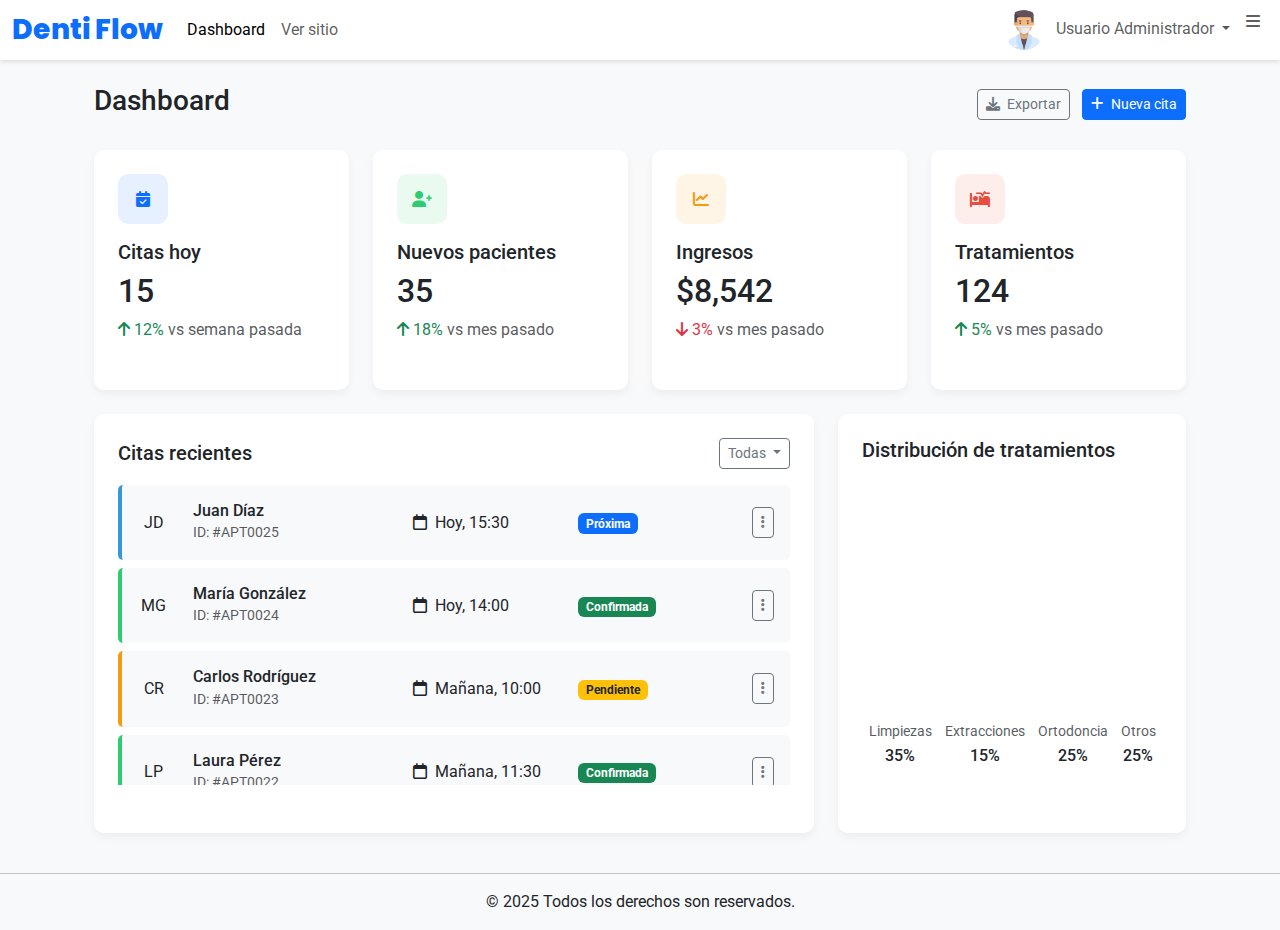
<file: admin.html>
<!DOCTYPE html>
<html lang="en">

<head>
    <meta charset="UTF-8">
    <meta http-equiv="X-UA-Compatible" content="IE=edge">
    <meta name="viewport" content="width=device-width, initial-scale=1.0">
    <title>DentiFlow - Panel de Administración</title>
    <link rel="shortcut icon" href="./favicon.svg" type="image/svg+xml">
    <link href="https://cdn.jsdelivr.net/npm/bootstrap@5.3.0-alpha1/dist/css/bootstrap.min.css" rel="stylesheet">
    <link rel="stylesheet" href="https://cdnjs.cloudflare.com/ajax/libs/font-awesome/6.0.0/css/all.min.css">
    <link
        href="https://fonts.googleapis.com/css2?family=Poppins:wght@600;700;800&family=Roboto:wght@400;500;600&display=swap"
        rel="stylesheet">
    <link rel="stylesheet" href="./assets/css/admin.css">
</head>

<body>
    <nav class="navbar admin-navbar navbar-expand-lg navbar-light">
        <div class="container-fluid">
            <a class="navbar-brand" href="index.html">Denti Flow</a>

            <button class="navbar-toggler" type="button" data-bs-toggle="collapse" data-bs-target="#navbarNav">
                <span class="navbar-toggler-icon"></span>
            </button>

            <div class="collapse navbar-collapse" id="navbarNav">
                <ul class="navbar-nav me-auto">
                    <li class="nav-item">
                        <a class="nav-link active" href="admin.html">Dashboard</a>
                    </li>
                    <li class="nav-item">
                        <a class="nav-link" href="index.html">Ver sitio</a>
                    </li>
                </ul>

                <ul class="navbar-nav">
                    <li class="nav-item dropdown">
                        <a class="nav-link dropdown-toggle" href="#" id="navbarDropdown" role="button"
                            data-bs-toggle="dropdown">
                            <img src="./assets/images/user.png" alt="Usuario" class="user-avatar me-2">
                            <span>Usuario Administrador</span>
                        </a>
                        <ul class="dropdown-menu dropdown-menu-end">
                            <li><a class="dropdown-item" href="#"><i class="fas fa-user me-2"></i>Mi perfil</a></li>
                            <li><a class="dropdown-item" href="#"><i class="fas fa-cog me-2"></i>Configuración</a></li>
                            <li>
                                <hr class="dropdown-divider">
                            </li>
                            <li><a class="dropdown-item" href="login.html"><i
                                        class="fas fa-sign-out-alt me-2"></i>Cerrar sesión</a></li>
                        </ul>
                    </li>
                    <li class="nav-item">
                        <a class="nav-link sidebar-toggle" id="sidebarToggle">
                            <i class="fas fa-bars"></i>
                        </a>
                    </li>
                </ul>
            </div>
        </div>
    </nav>
    <main>
        <section>
            <div class="container">
                <div class="w-100" id="mainContent">
                    <div class="container-fluid">
                        <div class="d-flex justify-content-between align-items-center mb-4 mt-4">
                            <h1 class="h3">Dashboard</h1>
                            <div>
                                <button class="btn btn-sm btn-outline-secondary me-2">
                                    <i class="fas fa-download me-1"></i> Exportar
                                </button>
                                <button class="btn btn-sm btn-primary">
                                    <i class="fas fa-plus me-1"></i> Nueva cita
                                </button>
                            </div>
                        </div>

                        <div class="row">
                            <div class="col-md-6 col-xl-3 mb-4">
                                <div class="dashboard-card">
                                    <div class="d-flex justify-content-between align-items-start">
                                        <div>
                                            <div class="dashboard-card-icon bg-soft-primary">
                                                <i class="fas fa-calendar-check"></i>
                                            </div>
                                            <h5 class="mt-2 mb-0">Citas hoy</h5>
                                            <h2 class="my-2">15</h2>
                                            <p class="text-muted mb-0"><span class="text-success"><i
                                                        class="fas fa-arrow-up me-1"></i>12%</span> vs semana pasada</p>
                                        </div>
                                    </div>
                                </div>
                            </div>

                            <div class="col-md-6 col-xl-3 mb-4">
                                <div class="dashboard-card">
                                    <div class="d-flex justify-content-between align-items-start">
                                        <div>
                                            <div class="dashboard-card-icon bg-soft-success">
                                                <i class="fas fa-user-plus"></i>
                                            </div>
                                            <h5 class="mt-2 mb-0">Nuevos pacientes</h5>
                                            <h2 class="my-2">35</h2>
                                            <p class="text-muted mb-0"><span class="text-success"><i
                                                        class="fas fa-arrow-up me-1"></i>18%</span> vs mes pasado</p>
                                        </div>
                                    </div>
                                </div>
                            </div>

                            <div class="col-md-6 col-xl-3 mb-4">
                                <div class="dashboard-card">
                                    <div class="d-flex justify-content-between align-items-start">
                                        <div>
                                            <div class="dashboard-card-icon bg-soft-warning">
                                                <i class="fas fa-chart-line"></i>
                                            </div>
                                            <h5 class="mt-2 mb-0">Ingresos</h5>
                                            <h2 class="my-2">$8,542</h2>
                                            <p class="text-muted mb-0"><span class="text-danger"><i
                                                        class="fas fa-arrow-down me-1"></i>3%</span> vs mes pasado</p>
                                        </div>
                                    </div>
                                </div>
                            </div>

                            <div class="col-md-6 col-xl-3 mb-4">
                                <div class="dashboard-card">
                                    <div class="d-flex justify-content-between align-items-start">
                                        <div>
                                            <div class="dashboard-card-icon bg-soft-danger">
                                                <i class="fas fa-procedures"></i>
                                            </div>
                                            <h5 class="mt-2 mb-0">Tratamientos</h5>
                                            <h2 class="my-2">124</h2>
                                            <p class="text-muted mb-0"><span class="text-success"><i
                                                        class="fas fa-arrow-up me-1"></i>5%</span> vs mes pasado</p>
                                        </div>
                                    </div>
                                </div>
                            </div>
                        </div>

                        <div class="row">
                            <div class="col-lg-8 mb-4">
                                <div class="dashboard-card">
                                    <div class="d-flex justify-content-between align-items-center mb-3">
                                        <h5 class="mb-0">Citas recientes</h5>
                                        <div class="dropdown">
                                            <button class="btn btn-sm btn-outline-secondary dropdown-toggle"
                                                type="button" id="dropdownMenuButton" data-bs-toggle="dropdown">
                                                Todas
                                            </button>
                                            <ul class="dropdown-menu dropdown-menu-end">
                                                <li><a class="dropdown-item" href="#">Todas</a></li>
                                                <li><a class="dropdown-item" href="#">Confirmadas</a></li>
                                                <li><a class="dropdown-item" href="#">Pendientes</a></li>
                                                <li><a class="dropdown-item" href="#">Canceladas</a></li>
                                            </ul>
                                        </div>
                                    </div>

                                    <div class="appointments-list">
                                        <div class="appointment-item upcoming">
                                            <div class="row align-items-center">
                                                <div class="col-md-1 text-center">
                                                    <div class="avatar-circle">
                                                        <span>JD</span>
                                                    </div>
                                                </div>
                                                <div class="col-md-4">
                                                    <h6 class="mb-0">Juan Díaz</h6>
                                                    <small class="text-muted">ID: #APT0025</small>
                                                </div>
                                                <div class="col-md-3">
                                                    <p class="mb-0"><i class="far fa-calendar me-1"></i> Hoy, 15:30</p>
                                                </div>
                                                <div class="col-md-2">
                                                    <span class="badge bg-primary">Próxima</span>
                                                </div>
                                                <div class="col-md-2 text-end">
                                                    <div class="dropdown">
                                                        <button class="btn btn-sm btn-outline-secondary" type="button"
                                                            data-bs-toggle="dropdown">
                                                            <i class="fas fa-ellipsis-v"></i>
                                                        </button>
                                                        <ul class="dropdown-menu dropdown-menu-end">
                                                            <li><a class="dropdown-item" href="#"><i
                                                                        class="fas fa-eye me-1"></i> Ver detalles</a>
                                                            </li>
                                                            <li><a class="dropdown-item" href="#"><i
                                                                        class="fas fa-edit me-1"></i> Editar</a></li>
                                                            <li><a class="dropdown-item text-danger" href="#"><i
                                                                        class="fas fa-times me-1"></i> Cancelar</a></li>
                                                        </ul>
                                                    </div>
                                                </div>
                                            </div>
                                        </div>

                                        <div class="appointment-item confirmed">
                                            <div class="row align-items-center">
                                                <div class="col-md-1 text-center">
                                                    <div class="avatar-circle">
                                                        <span>MG</span>
                                                    </div>
                                                </div>
                                                <div class="col-md-4">
                                                    <h6 class="mb-0">María González</h6>
                                                    <small class="text-muted">ID: #APT0024</small>
                                                </div>
                                                <div class="col-md-3">
                                                    <p class="mb-0"><i class="far fa-calendar me-1"></i> Hoy, 14:00</p>
                                                </div>
                                                <div class="col-md-2">
                                                    <span class="badge bg-success">Confirmada</span>
                                                </div>
                                                <div class="col-md-2 text-end">
                                                    <div class="dropdown">
                                                        <button class="btn btn-sm btn-outline-secondary" type="button"
                                                            data-bs-toggle="dropdown">
                                                            <i class="fas fa-ellipsis-v"></i>
                                                        </button>
                                                        <ul class="dropdown-menu dropdown-menu-end">
                                                            <li><a class="dropdown-item" href="#"><i
                                                                        class="fas fa-eye me-1"></i> Ver detalles</a>
                                                            </li>
                                                            <li><a class="dropdown-item" href="#"><i
                                                                        class="fas fa-edit me-1"></i> Editar</a></li>
                                                            <li><a class="dropdown-item text-danger" href="#"><i
                                                                        class="fas fa-times me-1"></i> Cancelar</a></li>
                                                        </ul>
                                                    </div>
                                                </div>
                                            </div>
                                        </div>

                                        <div class="appointment-item pending">
                                            <div class="row align-items-center">
                                                <div class="col-md-1 text-center">
                                                    <div class="avatar-circle">
                                                        <span>CR</span>
                                                    </div>
                                                </div>
                                                <div class="col-md-4">
                                                    <h6 class="mb-0">Carlos Rodríguez</h6>
                                                    <small class="text-muted">ID: #APT0023</small>
                                                </div>
                                                <div class="col-md-3">
                                                    <p class="mb-0"><i class="far fa-calendar me-1"></i> Mañana, 10:00
                                                    </p>
                                                </div>
                                                <div class="col-md-2">
                                                    <span class="badge bg-warning text-dark">Pendiente</span>
                                                </div>
                                                <div class="col-md-2 text-end">
                                                    <div class="dropdown">
                                                        <button class="btn btn-sm btn-outline-secondary" type="button"
                                                            data-bs-toggle="dropdown">
                                                            <i class="fas fa-ellipsis-v"></i>
                                                        </button>
                                                        <ul class="dropdown-menu dropdown-menu-end">
                                                            <li><a class="dropdown-item" href="#"><i
                                                                        class="fas fa-eye me-1"></i> Ver detalles</a>
                                                            </li>
                                                            <li><a class="dropdown-item" href="#"><i
                                                                        class="fas fa-edit me-1"></i> Editar</a></li>
                                                            <li><a class="dropdown-item text-success" href="#"><i
                                                                        class="fas fa-check me-1"></i> Confirmar</a>
                                                            </li>
                                                            <li><a class="dropdown-item text-danger" href="#"><i
                                                                        class="fas fa-times me-1"></i> Cancelar</a></li>
                                                        </ul>
                                                    </div>
                                                </div>
                                            </div>
                                        </div>

                                        <div class="appointment-item confirmed">
                                            <div class="row align-items-center">
                                                <div class="col-md-1 text-center">
                                                    <div class="avatar-circle">
                                                        <span>LP</span>
                                                    </div>
                                                </div>
                                                <div class="col-md-4">
                                                    <h6 class="mb-0">Laura Pérez</h6>
                                                    <small class="text-muted">ID: #APT0022</small>
                                                </div>
                                                <div class="col-md-3">
                                                    <p class="mb-0"><i class="far fa-calendar me-1"></i> Mañana, 11:30
                                                    </p>
                                                </div>
                                                <div class="col-md-2">
                                                    <span class="badge bg-success">Confirmada</span>
                                                </div>
                                                <div class="col-md-2 text-end">
                                                    <div class="dropdown">
                                                        <button class="btn btn-sm btn-outline-secondary" type="button"
                                                            data-bs-toggle="dropdown">
                                                            <i class="fas fa-ellipsis-v"></i>
                                                        </button>
                                                        <ul class="dropdown-menu dropdown-menu-end">
                                                            <li><a class="dropdown-item" href="#"><i
                                                                        class="fas fa-eye me-1"></i> Ver detalles</a>
                                                            </li>
                                                            <li><a class="dropdown-item" href="#"><i
                                                                        class="fas fa-edit me-1"></i> Editar</a></li>
                                                            <li><a class="dropdown-item text-danger" href="#"><i
                                                                        class="fas fa-times me-1"></i> Cancelar</a></li>
                                                        </ul>
                                                    </div>
                                                </div>
                                            </div>
                                        </div>
                                    </div>
                                </div>
                            </div>

                            <div class="col-lg-4 mb-4">
                                <div class="dashboard-card">
                                    <h5 class="mb-3">Distribución de tratamientos</h5>
                                    <canvas id="treatmentsChart" height="220"></canvas>
                                    <div class="d-flex justify-content-around mt-3">
                                        <div class="text-center">
                                            <p class="mb-1 text-muted small">Limpiezas</p>
                                            <h6>35%</h6>
                                        </div>
                                        <div class="text-center">
                                            <p class="mb-1 text-muted small">Extracciones</p>
                                            <h6>15%</h6>
                                        </div>
                                        <div class="text-center">
                                            <p class="mb-1 text-muted small">Ortodoncia</p>
                                            <h6>25%</h6>
                                        </div>
                                        <div class="text-center">
                                            <p class="mb-1 text-muted small">Otros</p>
                                            <h6>25%</h6>
                                        </div>
                                    </div>
                                </div>
                            </div>
                        </div>
                    </div>
                </div>
            </div>
        </section>
    </main>
    <footer>
        <hr>
        <div class="text-center">
            <p class="copyright text-center">
                &copy; 2025 Todos los derechos son reservados.
            </p>
        </div>
    </footer>
</body>

</html>
</file>
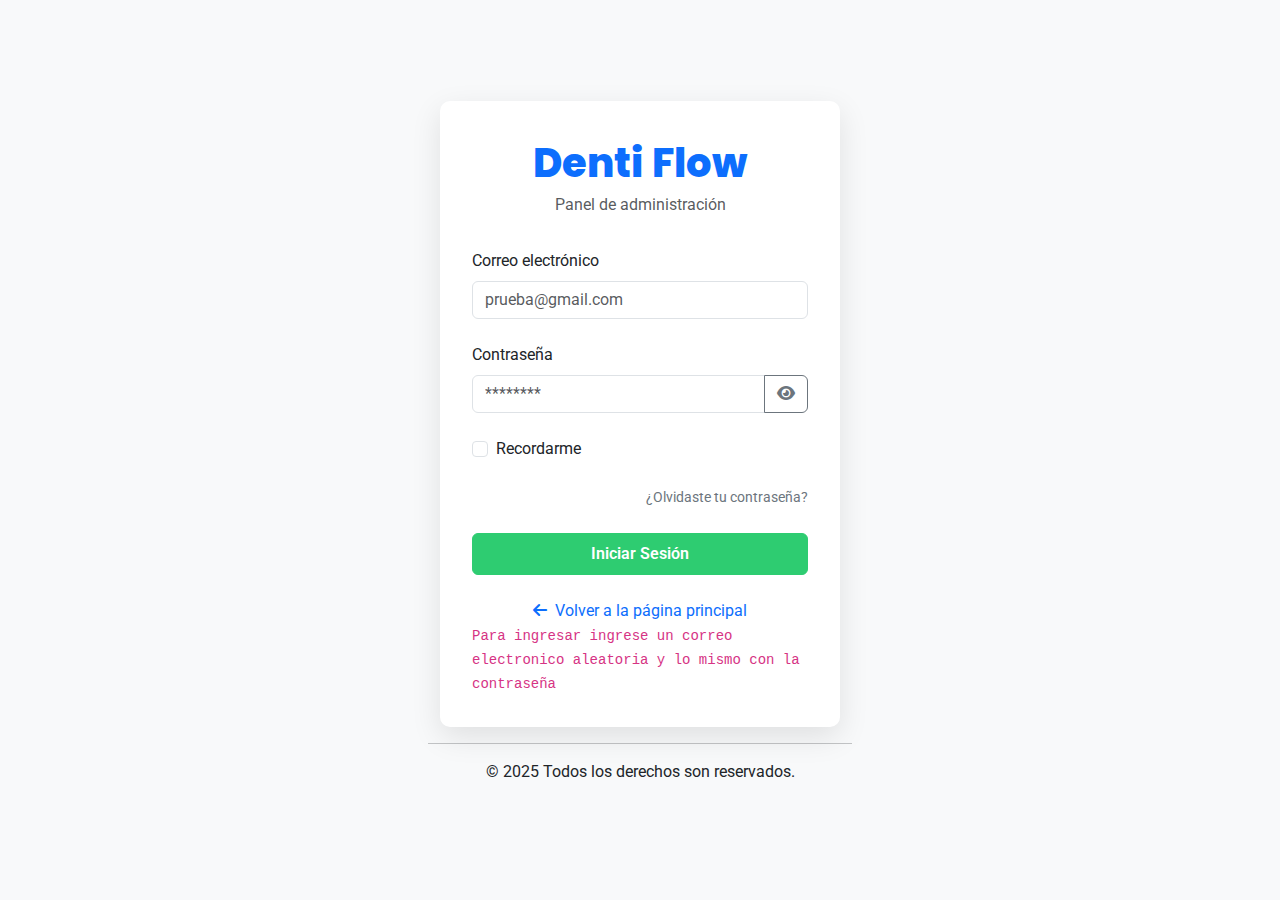
<file: login.html>
<!DOCTYPE html>
<html lang="en">

<head>
    <meta charset="UTF-8">
    <meta http-equiv="X-UA-Compatible" content="IE=edge">
    <meta name="viewport" content="width=device-width, initial-scale=1.0">
    <title>DentiFlow - Login</title>
    <link rel="shortcut icon" href="./favicon.svg" type="image/svg+xml">
    <link href="https://cdn.jsdelivr.net/npm/bootstrap@5.3.0-alpha1/dist/css/bootstrap.min.css" rel="stylesheet">
    <link rel="stylesheet" href="https://cdnjs.cloudflare.com/ajax/libs/font-awesome/6.0.0/css/all.min.css">
    <link
        href="https://fonts.googleapis.com/css2?family=Poppins:wght@600;700;800&family=Roboto:wght@400;500;600&display=swap"
        rel="stylesheet">
    <link href="./assets/css/login.css" rel="stylesheet">
</head>

<body>
    <main>
        <section>
            <div class="container">
                <div class="row justify-content-center">
                    <div class="col-md-12">
                        <div class="login-container">
                            <div class="brand">
                                <a href="index.html" class="brand-logo">Denti Flow</a>
                                <p class="text-muted">Panel de administración</p>
                            </div>

                            <form id="loginForm" action="admin.html" method="POST">
                                <div class="form-group">
                                    <label for="email" class="form-label">Correo electrónico</label>
                                    <div class="input-group">
                                        <input type="email" class="form-control" id="email"
                                            placeholder="prueba@gmail.com" required>
                                    </div>
                                </div>

                                <div class="form-group">
                                    <label for="password" class="form-label">Contraseña</label>
                                    <div class="input-group">
                                        <input type="password" class="form-control" id="password" placeholder="********"
                                            required>
                                        <button class="btn btn-outline-secondary" type="button" id="togglePassword">
                                            <i class="fas fa-eye" id="eye-icon"></i>
                                        </button>
                                    </div>
                                </div>

                                <div class="form-group form-check">
                                    <input type="checkbox" class="form-check-input" id="rememberMe">
                                    <label class="form-check-label" for="rememberMe">Recordarme</label>
                                </div>

                                <div class="forgot-password">
                                    <a href="#">¿Olvidaste tu contraseña?</a>
                                </div>

                                <div class="d-grid">
                                    <button type="submit" class="btn btn-primary btn-login">Iniciar Sesión</button>
                                </div>

                                <div class="back-to-home mt-4">
                                    <a href="index.html">
                                        <i class="fas fa-arrow-left me-1"></i> Volver a la página principal
                                    </a>
                                </div>

                            </form>
                            <code class="mt-2">
                                Para ingresar ingrese un correo electronico aleatoria y lo mismo con la contraseña
                            </code>
                        </div>
                    </div>
                </div>
            </div>
        </section>
        <footer>
            <hr>
            <div class="text-center">
                <p class="copyright text-center">
                    &copy; 2025 Todos los derechos son reservados.
                </p>
            </div>
        </footer>
    </main>


    <script src="https://cdn.jsdelivr.net/npm/bootstrap@5.3.0-alpha1/dist/js/bootstrap.bundle.min.js"></script>

    <script src="./assets/js/login.js" type="script"></script>
</body>

</html>
</file>
<file: assets/css/admin.css>
:root {
    --primary-color: #0d6efd;
    --secondary-color: #6c757d;
    --sidebar-width: 250px;
    --header-height: 60px;
    --success-color: #2ecc71;
    --warning-color: #f39c12;
    --danger-color: #e74c3c;
    --info-color: #3498db;
}

body {
    font-family: 'Roboto', sans-serif;
    background-color: #f8f9fa;
    overflow-x: hidden;
}

.admin-navbar {
    height: var(--header-height);
    background-color: white;
    box-shadow: 0 2px 4px rgba(0, 0, 0, 0.1);
    z-index: 1030;
}

.navbar-brand {
    font-family: 'Poppins', sans-serif;
    font-weight: 800;
    font-size: 1.75rem;
    color: var(--primary-color);
}

.sidebar {
    position: fixed;
    right: 0;
    top: var(--header-height);
    width: var(--sidebar-width);
    height: calc(100vh - var(--header-height));
    background-color: white;
    box-shadow: -2px 0 10px rgba(0, 0, 0, 0.1);
    transition: all 0.3s;
    z-index: 1020;
    overflow-y: auto;
}

.sidebar.collapsed {
    right: calc(-1 * var(--sidebar-width));
}

.sidebar-toggle {
    cursor: pointer;
}

.sidebar-header {
    padding: 1.5rem 1rem;
    border-bottom: 1px solid #eee;
}

.sidebar-link {
    display: flex;
    align-items: center;
    padding: 0.75rem 1rem;
    color: var(--secondary-color);
    text-decoration: none;
    transition: all 0.2s;
    border-left: 3px solid transparent;
}

.sidebar-link:hover,
.sidebar-link.active {
    background-color: rgba(13, 110, 253, 0.05);
    color: var(--primary-color);
    border-left-color: var(--primary-color);
}

.sidebar-link i {
    margin-right: 0.75rem;
    width: 20px;
    text-align: center;
}

/* Main content */
.main-content {
    margin-right: var(--sidebar-width);
    padding: 2rem;
    transition: all 0.3s;
}

.main-content.expanded {
    margin-right: 0;
}

.user-avatar {
    width: 40px;
    height: 40px;
    border-radius: 50%;
    object-fit: cover;
}

/* Dashboard cards */
.dashboard-card {
    background-color: white;
    border-radius: 10px;
    padding: 1.5rem;
    box-shadow: 0 4px 10px rgba(0, 0, 0, 0.05);
    margin-bottom: 1.5rem;
    height: 100%;
}

.dashboard-card-icon {
    width: 50px;
    height: 50px;
    border-radius: 10px;
    display: flex;
    align-items: center;
    justify-content: center;
    margin-bottom: 1rem;
}

.bg-soft-primary {
    background-color: rgba(13, 110, 253, 0.1);
    color: var(--primary-color);
}

.bg-soft-success {
    background-color: rgba(46, 204, 113, 0.1);
    color: var(--success-color);
}

.bg-soft-warning {
    background-color: rgba(243, 156, 18, 0.1);
    color: var(--warning-color);
}

.bg-soft-danger {
    background-color: rgba(231, 76, 60, 0.1);
    color: var(--danger-color);
}

.appointments-list {
    max-height: 300px;
    overflow-y: auto;
}

.appointment-item {
    padding: 1rem;
    border-radius: 5px;
    margin-bottom: 0.5rem;
    background-color: #f8f9fa;
    border-left: 4px solid #dee2e6;
}

.appointment-item.upcoming {
    border-left-color: var(--info-color);
}

.appointment-item.confirmed {
    border-left-color: var(--success-color);
}

.appointment-item.pending {
    border-left-color: var(--warning-color);
}

@media (max-width: 992px) {
    .sidebar {
        right: calc(-1 * var(--sidebar-width));
    }

    .sidebar.active {
        right: 0;
    }

    .main-content {
        margin-right: 0;
    }
}
</file>
<file: assets/css/login.css>
:root {
    --primary-color: #0d6efd;
    --accent-color: #2ecc71;
}

body {
    font-family: 'Roboto', sans-serif;
    background-color: #f8f9fa;
    height: 100vh;
    display: flex;
    align-items: center;
    justify-content: center;
}

.login-container {
    max-width: 400px;
    padding: 2rem;
    background: white;
    border-radius: 10px;
    box-shadow: 0 10px 30px rgba(0, 0, 0, 0.1);
}

.brand {
    text-align: center;
    margin-bottom: 2rem;
}

.brand-logo {
    font-family: 'Poppins', sans-serif;
    font-weight: 800;
    font-size: 2.5rem;
    color: var(--primary-color);
    text-decoration: none;
}

.form-control:focus {
    border-color: var(--accent-color);
    box-shadow: 0 0 0 0.25rem rgba(46, 204, 113, 0.25);
}

.btn-login {
    background-color: var(--accent-color);
    border-color: var(--accent-color);
    font-weight: 600;
    padding: 0.5rem 0;
}

.btn-login:hover {
    background-color: #27ae60;
    border-color: #27ae60;
}

.form-group {
    margin-bottom: 1.5rem;
}

.input-group-text {
    background-color: transparent;
}

.forgot-password {
    text-align: right;
    margin-bottom: 1.5rem;
}

.forgot-password a {
    color: #6c757d;
    font-size: 0.9rem;
    text-decoration: none;
}

.forgot-password a:hover {
    color: var(--primary-color);
}

.back-to-home {
    text-align: center;
    margin-top: 1.5rem;
}

.back-to-home a {
    color: var(--primary-color);
    text-decoration: none;
}

.back-to-home a:hover {
    text-decoration: underline;
}
</file>
